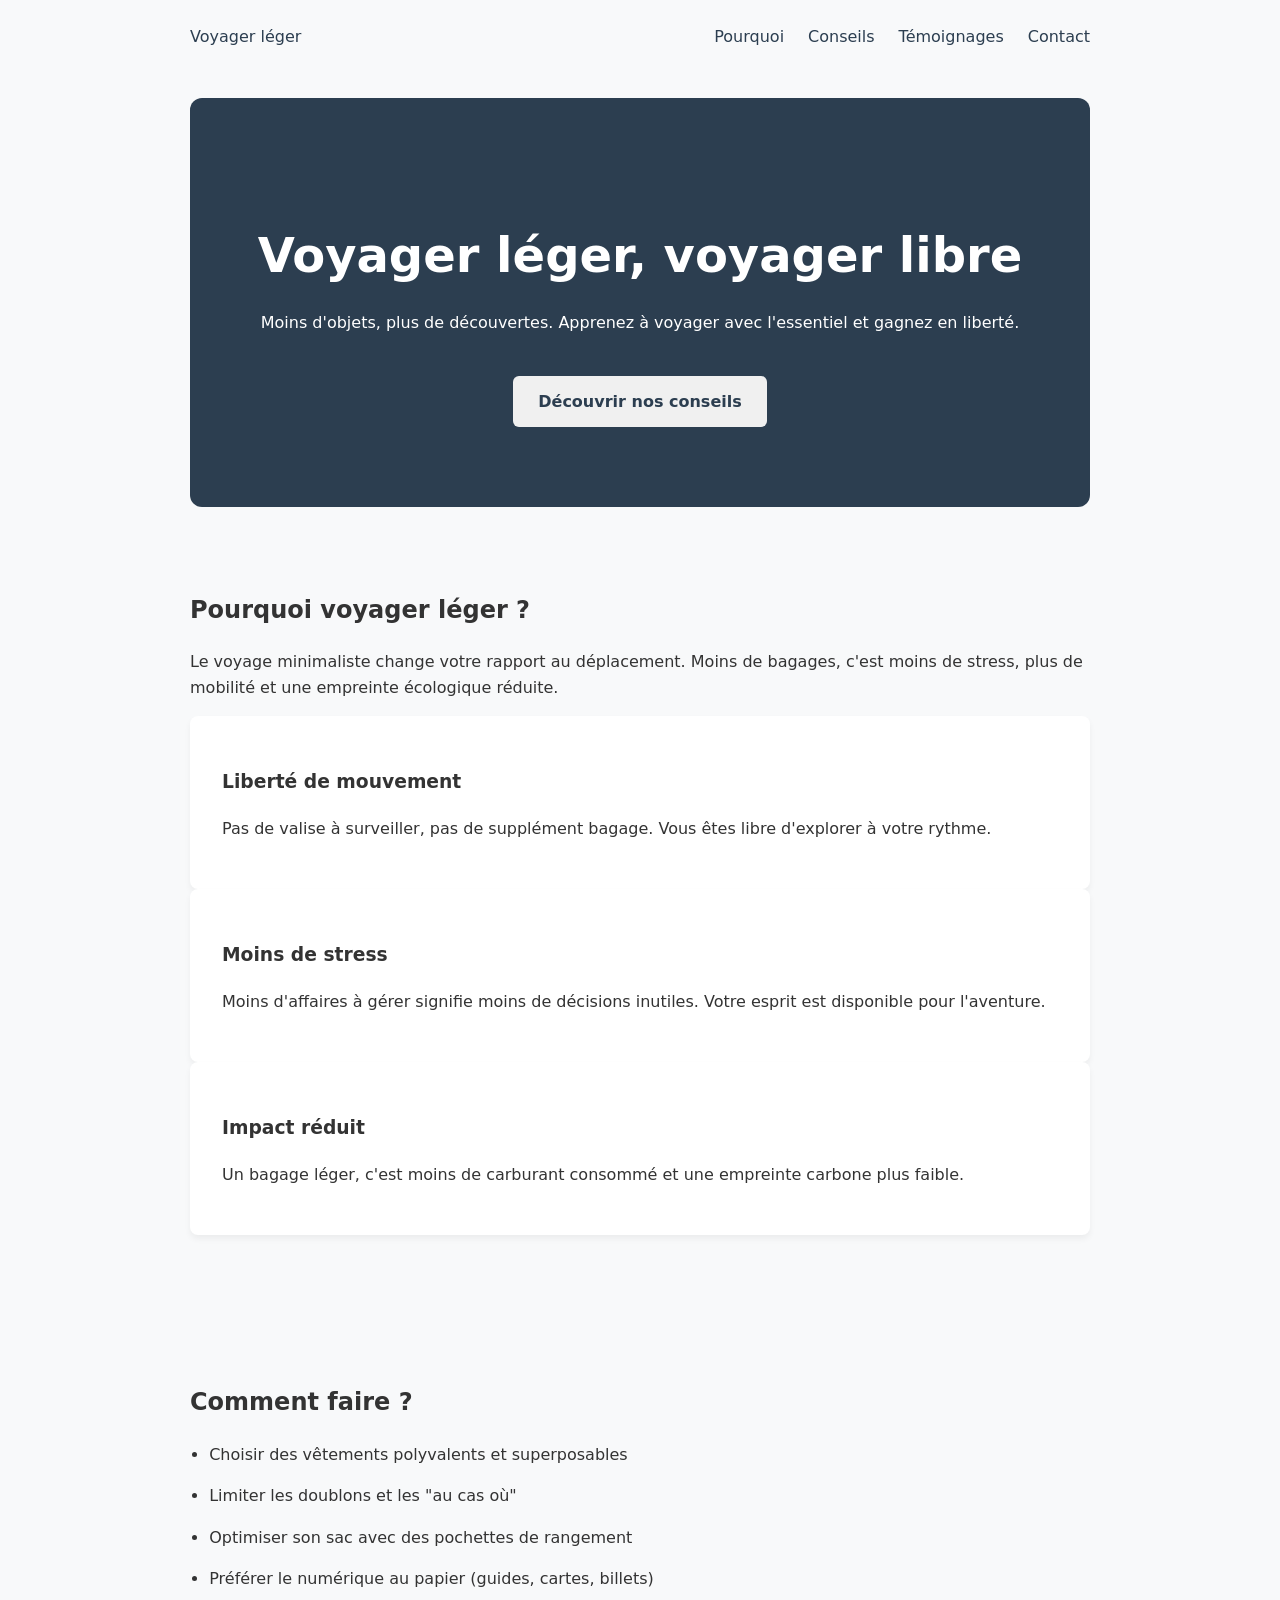
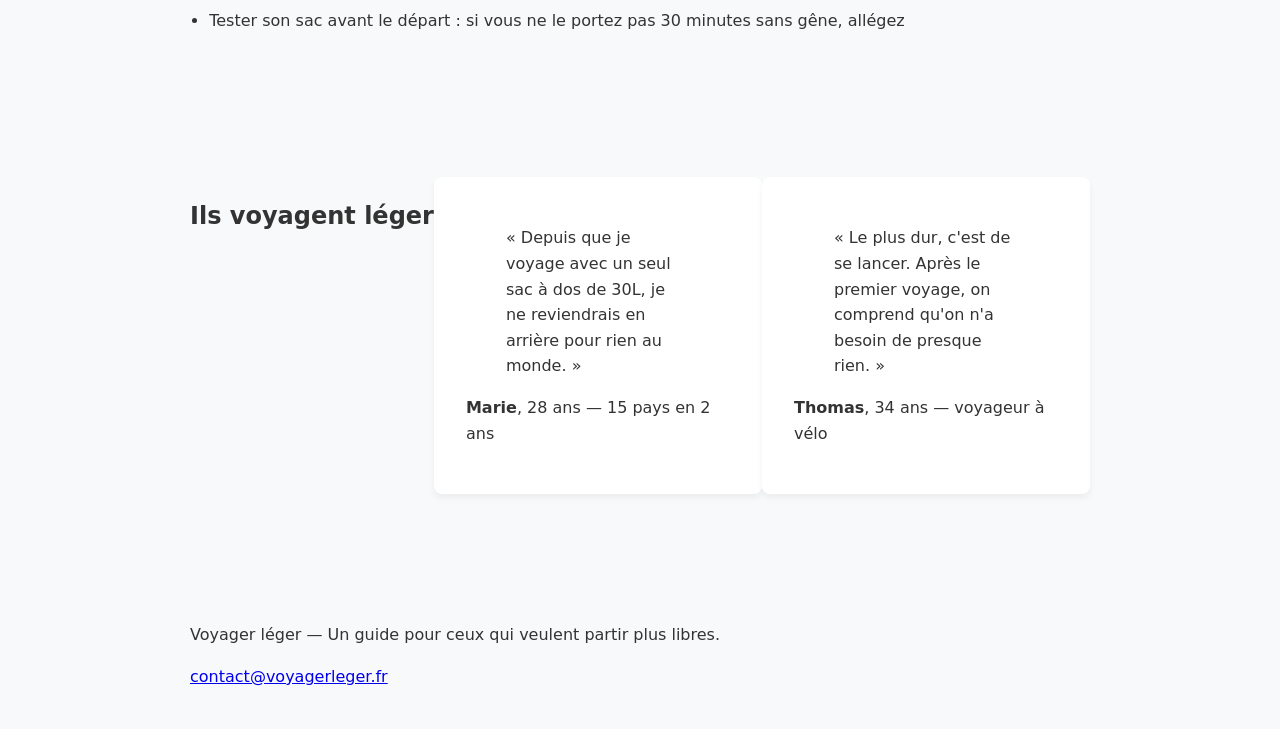
<file: TD2/index.html>
<!DOCTYPE html>
<html lang="fr">
<head>
  <meta charset="UTF-8">
  <meta name="viewport" content="width=device-width, initial-scale=1.0">
  <title>Voyager léger — Guide du voyage minimaliste</title>
  <link rel="stylesheet" href="style.css">
</head>
<body>

  <header>
    <nav>
      <a href="#" class="logo">Voyager léger</a>
      <ul>
        <li><a href="#pourquoi">Pourquoi</a></li>
        <li><a href="#conseils">Conseils</a></li>
        <li><a href="#temoignages">Témoignages</a></li>
        <li><a href="#contact">Contact</a></li>
      </ul>
    </nav>
  </header>

  <main>

    <section class="hero">
      <h1>Voyager léger, voyager libre</h1>
      <p>Moins d'objets, plus de découvertes. Apprenez à voyager avec l'essentiel et gagnez en liberté.</p>
      <a href="#conseils">Découvrir nos conseils</a>
    </section>

    <section id="pourquoi">
      <h2>Pourquoi voyager léger ?</h2>
      <p>Le voyage minimaliste change votre rapport au déplacement. Moins de bagages, c'est moins de stress, plus de mobilité et une empreinte écologique réduite.</p>

      <article>
        <h3>Liberté de mouvement</h3>
        <p>Pas de valise à surveiller, pas de supplément bagage. Vous êtes libre d'explorer à votre rythme.</p>
      </article>

      <article>
        <h3>Moins de stress</h3>
        <p>Moins d'affaires à gérer signifie moins de décisions inutiles. Votre esprit est disponible pour l'aventure.</p>
      </article>

      <article>
        <h3>Impact réduit</h3>
        <p>Un bagage léger, c'est moins de carburant consommé et une empreinte carbone plus faible.</p>
      </article>
    </section>

    <section id="conseils">
      <h2>Comment faire ?</h2>
      <ul>
        <li>Choisir des vêtements polyvalents et superposables</li>
        <li>Limiter les doublons et les "au cas où"</li>
        <li>Optimiser son sac avec des pochettes de rangement</li>
        <li>Préférer le numérique au papier (guides, cartes, billets)</li>
        <li>Tester son sac avant le départ : si vous ne le portez pas 30 minutes sans gêne, allégez</li>
      </ul>
    </section>

    <section id="temoignages">
      <h2>Ils voyagent léger</h2>

      <article>
        <blockquote>
          <p>« Depuis que je voyage avec un seul sac à dos de 30L, je ne reviendrais en arrière pour rien au monde. »</p>
        </blockquote>
        <p><strong>Marie</strong>, 28 ans — 15 pays en 2 ans</p>
      </article>

      <article>
        <blockquote>
          <p>« Le plus dur, c'est de se lancer. Après le premier voyage, on comprend qu'on n'a besoin de presque rien. »</p>
        </blockquote>
        <p><strong>Thomas</strong>, 34 ans — voyageur à vélo</p>
      </article>
    </section>

  </main>

  <footer id="contact">
    <p>Voyager léger — Un guide pour ceux qui veulent partir plus libres.</p>
    <p><a href="mailto:contact@voyagerleger.fr">contact@voyagerleger.fr</a></p>
  </footer>

</body>
</html>
</file>
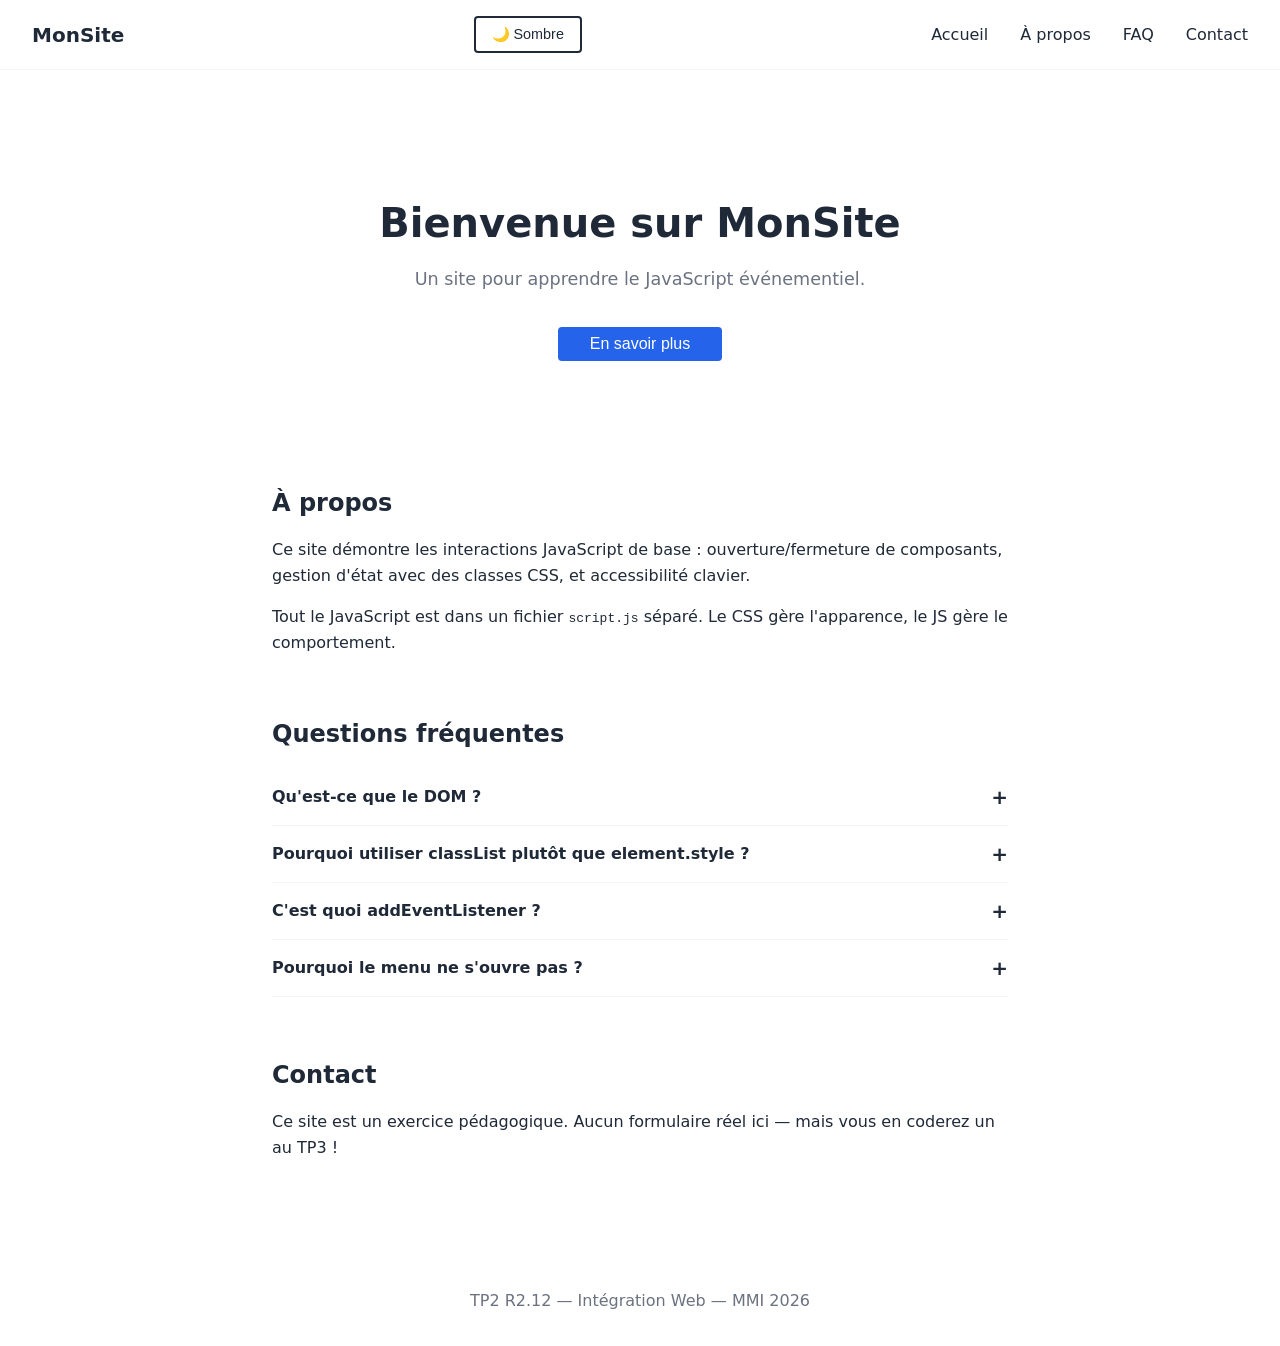
<file: TP2/index.html>
<!DOCTYPE html>
<html lang="fr">
<head>
  <meta charset="UTF-8">
  <meta name="viewport" content="width=device-width, initial-scale=1.0">
  <title>TP2 — JavaScript événementiel</title>
  <style>
    /* ================================
       VARIABLES
       ================================ */
    :root {
      --color-primary: #2563eb;
      --color-text: #1f2937;
      --color-text-light: #6b7280;
      --color-bg: #ffffff;
      --color-bg-alt: #f3f4f6;
      --color-overlay: rgba(0, 0, 0, 0.5);
      --font-base: system-ui, -apple-system, sans-serif;
      --space-sm: 0.5rem;
      --space-md: 1rem;
      --space-lg: 2rem;
      --space-xl: 4rem;
    }

    /* ================================
       THÈME SOMBRE (bonus)
       ================================ */
    .dark {
      --color-primary: #60a5fa;
      --color-text: #e5e7eb;
      --color-text-light: #9ca3af;
      --color-bg: #111827;
      --color-bg-alt: #1f2937;
      --color-overlay: rgba(0, 0, 0, 0.7);
    }

    /* ================================
       BASE
       ================================ */
    *, *::before, *::after {
      box-sizing: border-box;
    }

    body {
      font-family: var(--font-base);
      line-height: 1.6;
      color: var(--color-text);
      background-color: var(--color-bg);
      margin: 0;
      transition: background-color 0.3s, color 0.3s;
    }

    h1, h2, h3 { line-height: 1.2; }

    a {
      color: var(--color-primary);
      text-decoration: none;
    }

    a:hover { text-decoration: underline; }

    /* ================================
       HEADER + NAVIGATION
       ================================ */
    header {
      display: flex;
      justify-content: space-between;
      align-items: center;
      padding: var(--space-md) var(--space-lg);
      border-bottom: 1px solid var(--color-bg-alt);
    }

    .logo {
      font-weight: bold;
      font-size: 1.25rem;
      color: var(--color-text);
      text-decoration: none;
    }

    .header-right {
      display: flex;
      align-items: center;
      gap: var(--space-md);
    }

    /* Bouton menu burger */
    .menu-btn {
      display: none;
      background: none;
      border: 2px solid var(--color-text);
      border-radius: 0.25rem;
      color: var(--color-text);
      font-size: 1.25rem;
      padding: var(--space-sm);
      cursor: pointer;
      line-height: 1;
    }

    /* Bouton thème */
    #theme-toggle {
      background: none;
      border: 2px solid var(--color-text);
      border-radius: 0.25rem;
      color: var(--color-text);
      padding: var(--space-sm) var(--space-md);
      cursor: pointer;
      font-size: 0.9rem;
    }

    /* Navigation */
    .menu ul {
      display: flex;
      gap: var(--space-lg);
      list-style: none;
      padding: 0;
      margin: 0;
    }

    .menu a {
      color: var(--color-text);
      font-weight: 500;
    }

    /* Mobile : menu caché par défaut */
    @media (max-width: 640px) {
      .menu-btn {
        display: block;
      }

      .menu {
        display: none;
        position: absolute;
        top: 100%;
        left: 0;
        right: 0;
        background: var(--color-bg);
        border-bottom: 1px solid var(--color-bg-alt);
        padding: var(--space-md) var(--space-lg);
        z-index: 10;
      }

      .menu.is-open {
        display: block;
      }

      .menu ul {
        flex-direction: column;
        gap: var(--space-md);
      }

      header {
        position: relative;
      }
    }

    /* ================================
       MAIN
       ================================ */
    main {
      max-width: 800px;
      margin: 0 auto;
      padding: var(--space-lg);
    }

    section {
      margin-bottom: var(--space-xl);
    }

    /* ================================
       HERO
       ================================ */
    .hero {
      text-align: center;
      padding: var(--space-xl) 0;
    }

    .hero h1 {
      font-size: 2.5rem;
      margin-bottom: var(--space-sm);
    }

    .hero p {
      color: var(--color-text-light);
      font-size: 1.1rem;
    }

    /* ================================
       BOUTON MODALE
       ================================ */
    .modal-open {
      background-color: var(--color-primary);
      color: white;
      border: none;
      padding: var(--space-sm) var(--space-lg);
      border-radius: 0.25rem;
      font-size: 1rem;
      cursor: pointer;
      margin-top: var(--space-md);
    }

    .modal-open:hover {
      opacity: 0.9;
    }

    /* ================================
       MODALE
       ================================ */
    .modal {
      display: none;
      position: fixed;
      top: 0;
      left: 0;
      width: 100%;
      height: 100%;
      background: var(--color-overlay);
      z-index: 100;
      justify-content: center;
      align-items: center;
    }

    .modal.is-visible {
      display: flex;
    }

    .modal-content {
      background: var(--color-bg);
      border-radius: 0.5rem;
      padding: var(--space-lg);
      max-width: 500px;
      width: 90%;
      position: relative;
    }

    .modal-content h2 {
      margin-top: 0;
    }

    .modal-close {
      position: absolute;
      top: var(--space-md);
      right: var(--space-md);
      background: none;
      border: none;
      font-size: 1.5rem;
      cursor: pointer;
      color: var(--color-text);
      line-height: 1;
    }

    /* ================================
       ACCORDÉON FAQ
       ================================ */
    .faq-item {
      border-bottom: 1px solid var(--color-bg-alt);
    }

    .faq-question {
      width: 100%;
      background: none;
      border: none;
      text-align: left;
      padding: var(--space-md) 0;
      font-size: 1rem;
      font-weight: 600;
      color: var(--color-text);
      cursor: pointer;
      display: flex;
      justify-content: space-between;
      align-items: center;
      font-family: var(--font-base);
    }

    .faq-question::after {
      content: '+';
      font-size: 1.25rem;
      transition: transform 0.2s;
    }

    .faq-answer {
      display: none;
      padding: 0 0 var(--space-md) 0;
      color: var(--color-text-light);
    }

    .faq-answer.is-visible {
      display: block;
    }

    /* ================================
       FOCUS VISIBLE
       ================================ */
    :focus-visible {
      outline: 2px solid var(--color-primary);
      outline-offset: 2px;
    }
  </style>
</head>
<body>

  <!-- ================================
       HEADER + NAVIGATION
       ================================ -->
  <header>
    <a href="#" class="logo">MonSite</a>
    <div class="header-right">
      <button id="theme-toggle">🌙 Sombre</button>
      <button class="menu-btn" aria-expanded="false">☰</button>
    </div>
    <nav class="menu">
      <ul>
        <li><a href="#accueil">Accueil</a></li>
        <li><a href="#apropos">À propos</a></li>
        <li><a href="#faq">FAQ</a></li>
        <li><a href="#contact">Contact</a></li>
      </ul>
    </nav>
  </header>

  <main>

    <!-- ================================
         HERO + BOUTON MODALE
         ================================ -->
    <section id="accueil" class="hero">
      <h1>Bienvenue sur MonSite</h1>
      <p>Un site pour apprendre le JavaScript événementiel.</p>
      <button class="modal-open">En savoir plus</button>
    </section>

    <!-- ================================
         MODALE
         ================================ -->
    <div class="modal" aria-hidden="true">
      <div class="modal-content">
        <button class="modal-close">✕</button>
        <h2>À propos de ce site</h2>
        <p>Ce site est un exercice du TP2 R2.12. Il sert de support pour apprendre à manipuler le DOM avec JavaScript.</p>
        <p>Vous allez coder le menu burger, cette modale, et l'accordéon FAQ en JavaScript pur.</p>
      </div>
    </div>

    <!-- ================================
         SECTION À PROPOS
         ================================ -->
    <section id="apropos">
      <h2>À propos</h2>
      <p>Ce site démontre les interactions JavaScript de base : ouverture/fermeture de composants, gestion d'état avec des classes CSS, et accessibilité clavier.</p>
      <p>Tout le JavaScript est dans un fichier <code>script.js</code> séparé. Le CSS gère l'apparence, le JS gère le comportement.</p>
    </section>

    <!-- ================================
         ACCORDÉON FAQ
         ================================ -->
    <section id="faq">
      <h2>Questions fréquentes</h2>

      <div class="faq-item">
        <button class="faq-question">Qu'est-ce que le DOM ?</button>
        <div class="faq-answer">
          <p>Le DOM (Document Object Model) est la représentation de la page Web en mémoire. JavaScript peut le lire et le modifier pour créer des interactions.</p>
        </div>
      </div>

      <div class="faq-item">
        <button class="faq-question">Pourquoi utiliser classList plutôt que element.style ?</button>
        <div class="faq-answer">
          <p>Parce que le JavaScript gère le comportement et le CSS gère l'apparence. En utilisant classList, on garde chaque responsabilité à sa place.</p>
        </div>
      </div>

      <div class="faq-item">
        <button class="faq-question">C'est quoi addEventListener ?</button>
        <div class="faq-answer">
          <p>C'est la méthode qui permet de dire au navigateur : "quand tel événement arrive sur cet élément, exécute ce code". C'est le cœur du JavaScript événementiel.</p>
        </div>
      </div>

      <div class="faq-item">
        <button class="faq-question">Pourquoi le menu ne s'ouvre pas ?</button>
        <div class="faq-answer">
          <p>Probablement parce que le fichier script.js n'est pas encore lié, ou parce que le JavaScript n'est pas encore écrit. C'est votre mission !</p>
        </div>
      </div>
    </section>

    <!-- ================================
         CONTACT
         ================================ -->
    <section id="contact">
      <h2>Contact</h2>
      <p>Ce site est un exercice pédagogique. Aucun formulaire réel ici — mais vous en coderez un au TP3 !</p>
    </section>

  </main>

  <footer>
    <p style="text-align: center; padding: 1rem; color: var(--color-text-light);">TP2 R2.12 — Intégration Web — MMI 2026</p>
  </footer>

  <!-- ================================
       JAVASCRIPT : à vous de jouer !
       Créez un fichier script.js et liez-le ici.
       ================================ -->
  <script src="script.js"></script>

</body>
</html>
</file>
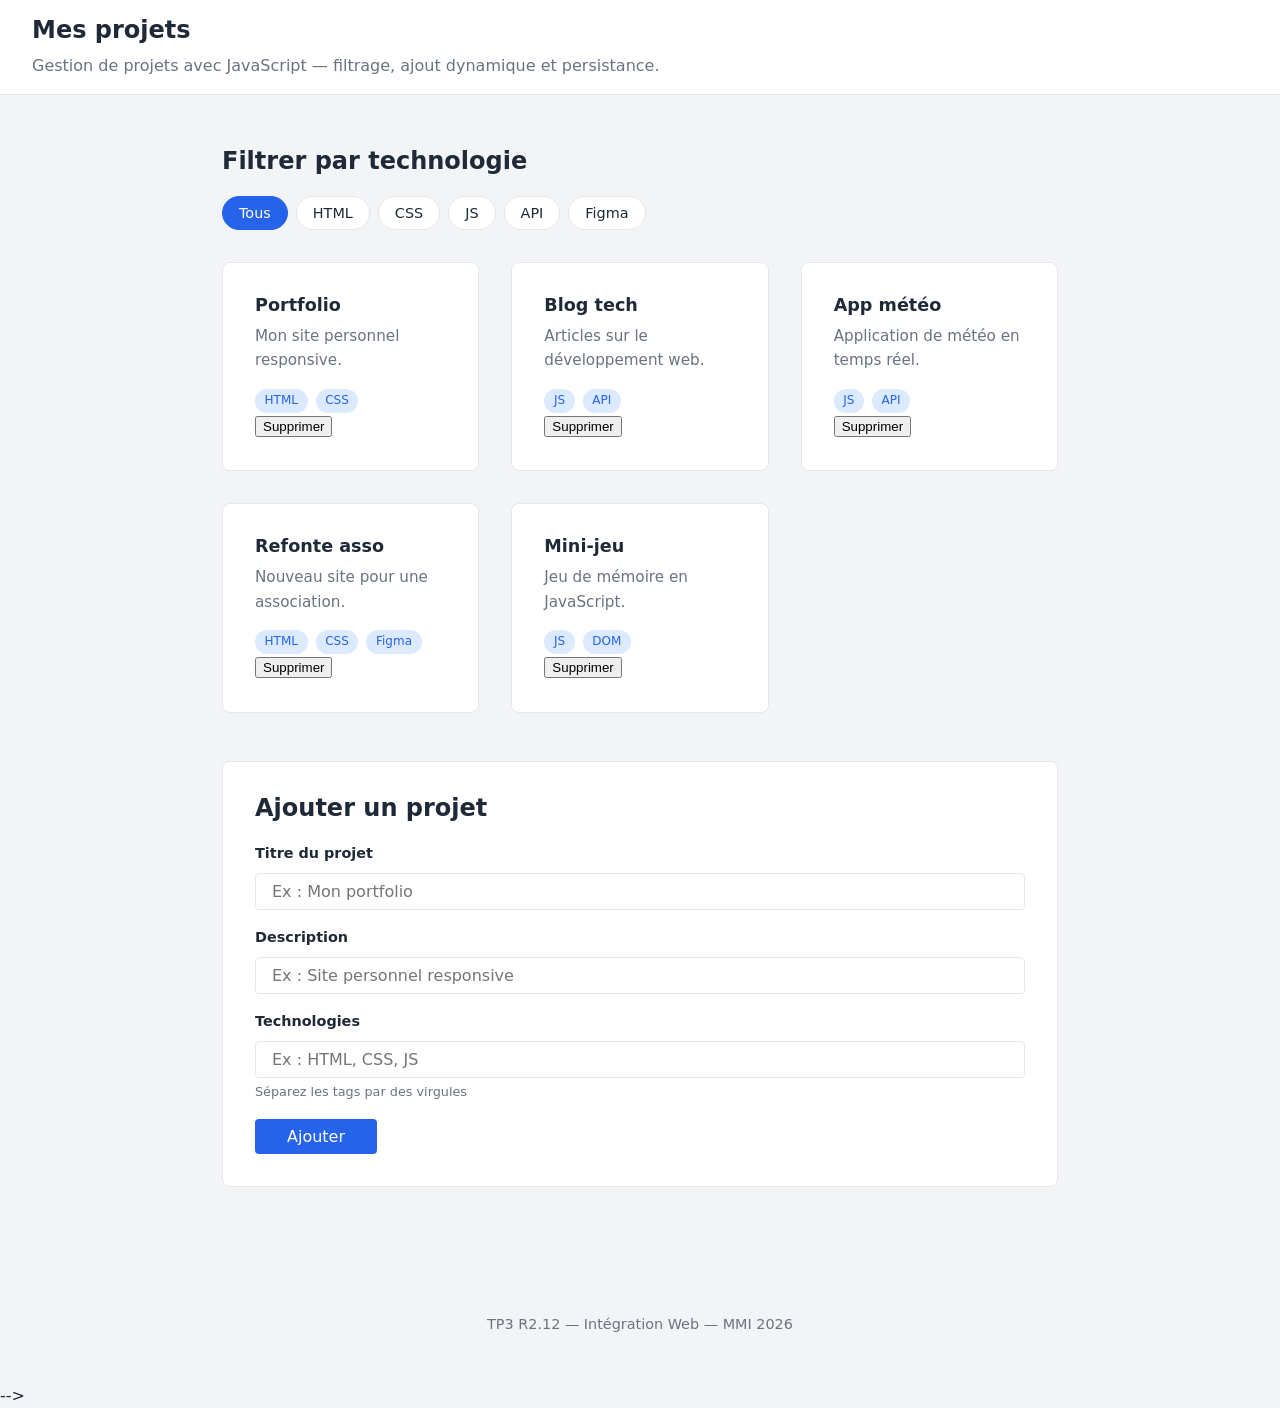
<file: TP3/index.html>
<!DOCTYPE html>
<html lang="fr">
<head>
  <meta charset="UTF-8">
  <meta name="viewport" content="width=device-width, initial-scale=1.0">
  <title>TP3 — JavaScript + données</title>
  <style>
    /* ================================
       VARIABLES
       ================================ */
    :root {
      --color-primary: #2563eb;
      --color-primary-light: #dbeafe;
      --color-text: #1f2937;
      --color-text-light: #6b7280;
      --color-bg: #ffffff;
      --color-bg-alt: #f3f4f6;
      --color-border: #e5e7eb;
      --color-error: #dc2626;
      --color-success: #059669;
      --font-base: system-ui, -apple-system, sans-serif;
      --space-sm: 0.5rem;
      --space-md: 1rem;
      --space-lg: 2rem;
      --space-xl: 3rem;
      --radius: 0.5rem;
    }

    /* ================================
       BASE
       ================================ */
    *, *::before, *::after {
      box-sizing: border-box;
    }

    body {
      font-family: var(--font-base);
      line-height: 1.6;
      color: var(--color-text);
      background-color: var(--color-bg-alt);
      margin: 0;
    }

    h1, h2, h3 { line-height: 1.2; }

    /* ================================
       LAYOUT
       ================================ */
    header {
      background: var(--color-bg);
      border-bottom: 1px solid var(--color-border);
      padding: var(--space-md) var(--space-lg);
    }

    header h1 {
      margin: 0;
      font-size: 1.5rem;
    }

    header p {
      margin: var(--space-sm) 0 0;
      color: var(--color-text-light);
    }

    main {
      max-width: 900px;
      margin: 0 auto;
      padding: var(--space-lg);
    }

    section {
      margin-bottom: var(--space-xl);
    }

    /* ================================
       FILTRES
       ================================ */
    .filtres {
      display: flex;
      flex-wrap: wrap;
      gap: var(--space-sm);
      margin-bottom: var(--space-lg);
    }

    .filtre {
      background: var(--color-bg);
      border: 1px solid var(--color-border);
      border-radius: 2rem;
      padding: var(--space-sm) var(--space-md);
      font-size: 0.9rem;
      cursor: pointer;
      color: var(--color-text);
      font-family: var(--font-base);
      transition: background-color 0.2s, border-color 0.2s;
    }

    .filtre:hover {
      border-color: var(--color-primary);
    }

    .filtre.active {
      background-color: var(--color-primary);
      color: white;
      border-color: var(--color-primary);
    }

    /* ================================
       GRILLE DE PROJETS
       ================================ */
    #projets-liste {
      display: grid;
      grid-template-columns: repeat(auto-fit, minmax(250px, 1fr));
      gap: var(--space-lg);
      min-height: 100px;
    }

    /* Style des cartes (générées en JS) */
    .carte {
      background: var(--color-bg);
      border: 1px solid var(--color-border);
      border-radius: var(--radius);
      padding: var(--space-lg);
      transition: transform 0.2s, box-shadow 0.2s;
    }

    .carte:hover {
      transform: translateY(-2px);
      box-shadow: 0 4px 12px rgba(0, 0, 0, 0.08);
    }

    .carte h3 {
      margin: 0 0 var(--space-sm);
      font-size: 1.1rem;
    }

    .carte p {
      margin: 0 0 var(--space-md);
      color: var(--color-text-light);
      font-size: 0.95rem;
    }

    .tags {
      display: flex;
      flex-wrap: wrap;
      gap: var(--space-sm);
    }

    .tag {
      display: inline-block;
      font-size: 0.75rem;
      background: var(--color-primary-light);
      color: var(--color-primary);
      padding: 0.15rem 0.6rem;
      border-radius: 1rem;
      font-weight: 500;
    }

    /* ================================
       MESSAGES D'ÉTAT
       ================================ */
    .loading {
      text-align: center;
      color: var(--color-text-light);
      padding: var(--space-xl);
      grid-column: 1 / -1;
    }

    .error {
      text-align: center;
      color: var(--color-error);
      padding: var(--space-xl);
      grid-column: 1 / -1;
    }

    .vide {
      text-align: center;
      color: var(--color-text-light);
      padding: var(--space-xl);
      grid-column: 1 / -1;
    }

    /* ================================
       FORMULAIRE D'AJOUT
       ================================ */
    #form-ajout {
      background: var(--color-bg);
      border: 1px solid var(--color-border);
      border-radius: var(--radius);
      padding: var(--space-lg);
    }

    #form-ajout h2 {
      margin-top: 0;
    }

    .form-group {
      margin-bottom: var(--space-md);
    }

    .form-group label {
      display: block;
      font-weight: 600;
      margin-bottom: var(--space-sm);
      font-size: 0.9rem;
    }

    .form-group input {
      width: 100%;
      padding: var(--space-sm) var(--space-md);
      border: 1px solid var(--color-border);
      border-radius: 0.25rem;
      font-size: 1rem;
      font-family: var(--font-base);
      color: var(--color-text);
      background: var(--color-bg);
    }

    .form-group input:focus {
      outline: 2px solid var(--color-primary);
      outline-offset: 1px;
      border-color: var(--color-primary);
    }

    .form-group small {
      display: block;
      margin-top: 0.25rem;
      color: var(--color-text-light);
      font-size: 0.8rem;
    }

    #form-ajout button[type="submit"] {
      background-color: var(--color-primary);
      color: white;
      border: none;
      padding: var(--space-sm) var(--space-lg);
      border-radius: 0.25rem;
      font-size: 1rem;
      cursor: pointer;
      font-family: var(--font-base);
    }

    #form-ajout button[type="submit"]:hover {
      opacity: 0.9;
    }

    /* ================================
       COMPTEUR
       ================================ */
    .compteur {
      text-align: right;
      color: var(--color-text-light);
      font-size: 0.9rem;
      margin-bottom: var(--space-sm);
    }

    /* ================================
       FOOTER
       ================================ */
    footer {
      text-align: center;
      padding: var(--space-lg);
      color: var(--color-text-light);
      font-size: 0.9rem;
    }

    /* ================================
       FOCUS VISIBLE
       ================================ */
    :focus-visible {
      outline: 2px solid var(--color-primary);
      outline-offset: 2px;
    }

    /* ================================
       RESPONSIVE
       ================================ */
    @media (max-width: 600px) {
      main {
        padding: var(--space-md);
      }

      #projets-liste {
        grid-template-columns: 1fr;
      }
    }
  </style>
</head>
<body>

  <!-- ================================
       HEADER
       ================================ -->
  <header>
    <h1>Mes projets</h1>
    <p>Gestion de projets avec JavaScript — filtrage, ajout dynamique et persistance.</p>
  </header>

  <main>

    <!-- ================================
         FILTRES
         ================================ -->
    <section>
      <h2>Filtrer par technologie</h2>
      <div class="filtres">
        <button class="filtre active" data-tag="tous">Tous</button>
        <button class="filtre" data-tag="HTML">HTML</button>
        <button class="filtre" data-tag="CSS">CSS</button>
        <button class="filtre" data-tag="JS">JS</button>
        <button class="filtre" data-tag="API">API</button>
        <button class="filtre" data-tag="Figma">Figma</button>
      </div>

      <!-- Compteur de résultats -->
      <p class="compteur" aria-live="polite"></p>

      <!-- Conteneur des cartes (généré en JS) -->
      <div id="projets-liste">
        <p class="vide">Chargement des projets...</p>
      </div>
    </section>

    <!-- ================================
         FORMULAIRE D'AJOUT
         ================================ -->
    <section>
      <form id="form-ajout">
        <h2>Ajouter un projet</h2>

        <div class="form-group">
          <label for="input-titre">Titre du projet</label>
          <input type="text" id="input-titre" placeholder="Ex : Mon portfolio" required>
        </div>

        <div class="form-group">
          <label for="input-desc">Description</label>
          <input type="text" id="input-desc" placeholder="Ex : Site personnel responsive" required>
        </div>

        <div class="form-group">
          <label for="input-tags">Technologies</label>
          <input type="text" id="input-tags" placeholder="Ex : HTML, CSS, JS">
          <small>Séparez les tags par des virgules</small>
        </div>

        <button type="submit">Ajouter</button>
      </form>
    </section>

  </main>

  <footer>
    <p>TP3 R2.12 — Intégration Web — MMI 2026</p>
  </footer>

  <!-- ================================
       JAVASCRIPT : à vous de jouer !
       Créez un fichier script.js et liez-le ici.
       ================================ -->
  <script src="script.js"></script> -->

</body>
</html>
</file>
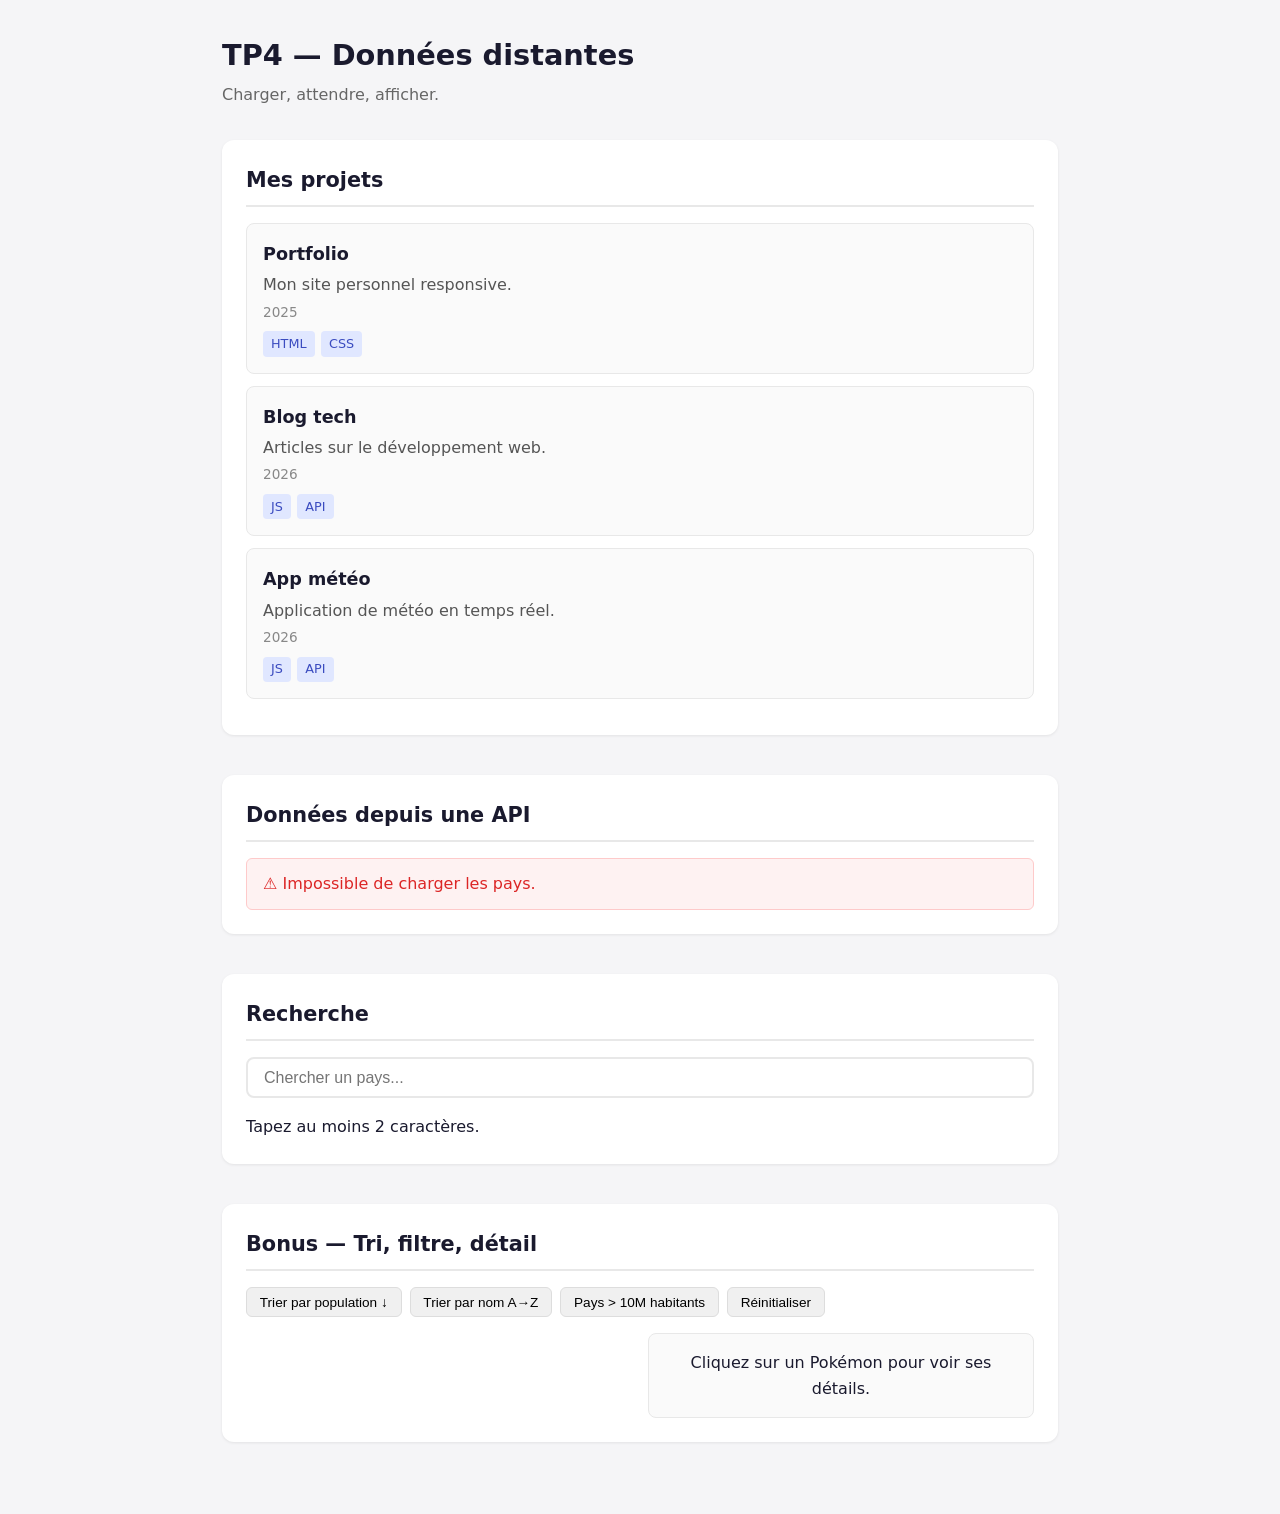
<file: TP4/index.html>
<!DOCTYPE html>
<html lang="fr">
<head>
  <meta charset="UTF-8">
  <meta name="viewport" content="width=device-width, initial-scale=1.0">
  <title>TP4 — Fetch & API</title>
  <link rel="stylesheet" href="style.css">
</head>
<body>

  <header>
    <h1>TP4 — Données distantes</h1>
    <p>Charger, attendre, afficher.</p>
  </header>

  <main>

    <!-- ============================================
         TEMPS 1 — JSON local
         Exercices 1.1 à 1.3
         ============================================ -->
    <section id="section-projets">
      <h2>Mes projets</h2>
      <div id="projets-liste" aria-live="polite">
        <p>Les projets s'afficheront ici.</p>
      </div>
    </section>

    <!-- ============================================
         TEMPS 2 — API distante
         Exercices 2.1 à 2.3
         ============================================ -->
    <section id="section-api">
      <h2>Données depuis une API</h2>
      <div id="api-liste" aria-live="polite">
        <p>Les données de l'API s'afficheront ici.</p>
      </div>
    </section>

    <!-- ============================================
         TEMPS 3 — Recherche + API
         Exercices 3.1 et 3.2
         ============================================ -->
    <section id="section-recherche">
      <h2>Recherche</h2>
      <input type="search" id="recherche" placeholder="Chercher un pays...">
      <div id="recherche-resultats" aria-live="polite">
        <p>Tapez au moins 2 caractères.</p>
      </div>
    </section>

    <!-- ============================================
         TEMPS 4 — Aller plus loin (bonus)
         Exercices 4.1 à 4.3
         ============================================ -->
    <section id="section-bonus">
      <h2>Bonus — Tri, filtre, détail</h2>

      <!-- 4.1 — Contrôles de tri/filtre -->
      <div id="controles">
        <button id="tri-pop">Trier par population ↓</button>
        <button id="tri-nom">Trier par nom A→Z</button>
        <button id="filtre-grand">Pays > 10M habitants</button>
        <button id="reinitialiser">Réinitialiser</button>
      </div>

      <!-- 4.2 — Liste + Détail Pokémon -->
      <div id="pokemon">
        <div id="liste-pokemon"></div>
        <div id="detail-pokemon">
          <p>Cliquez sur un Pokémon pour voir ses détails.</p>
        </div>
      </div>
    </section>

  </main>

  <script src="script.js"></script>
</body>
</html>
</file>
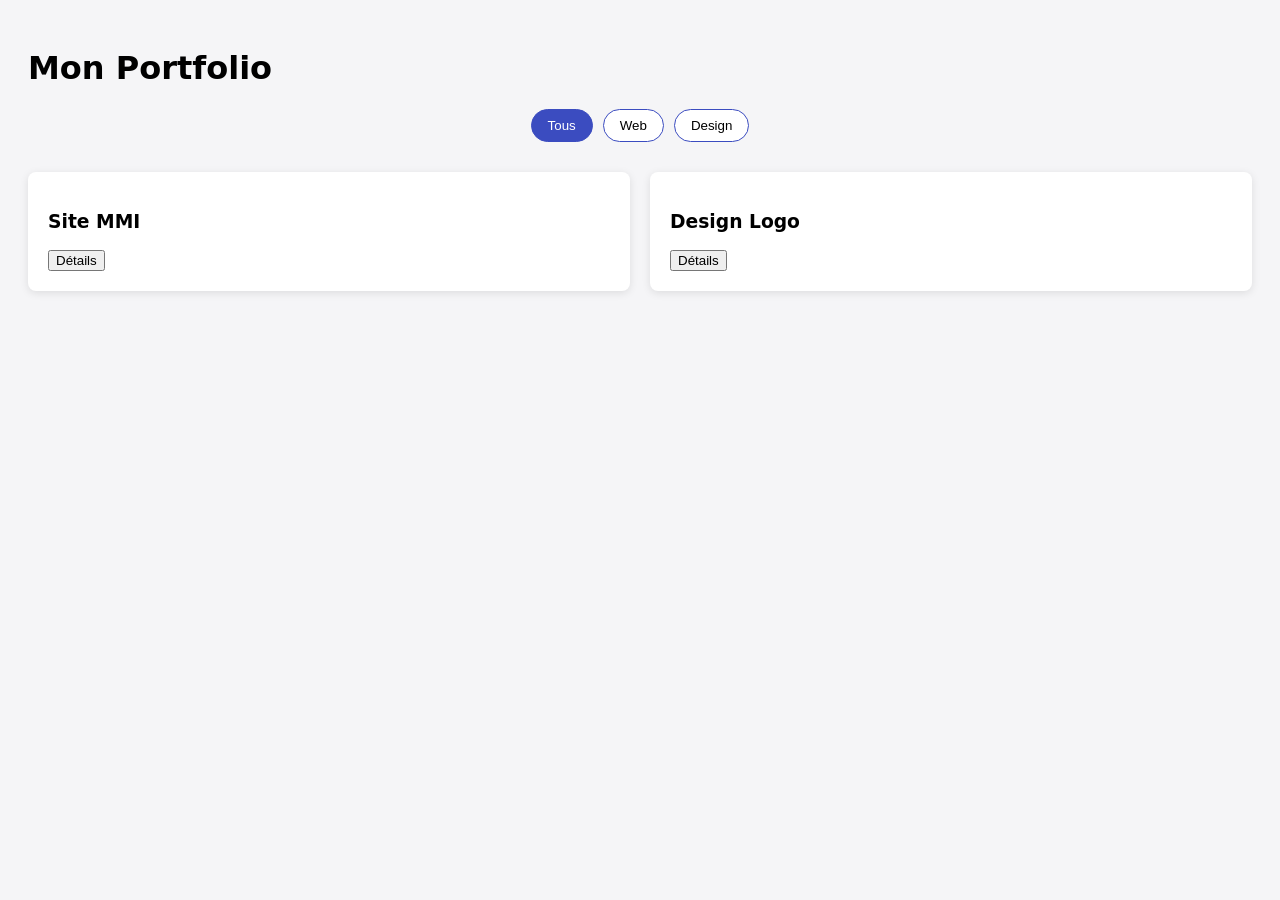
<file: TP5/index.html>
<!DOCTYPE html>
<html lang="fr">
<head>
  <meta charset="UTF-8">
  <meta name="viewport" content="width=device-width, initial-scale=1.0">
  <title>Portfolio Express</title>
  <link rel="stylesheet" href="style.css">
</head>
<body>

  <header>
    <h1>Mon Portfolio</h1>
    <nav>
      <div class="filters">
        <button class="filter-btn active" data-filter="all">Tous</button>
        <button class="filter-btn" data-filter="web">Web</button>
        <button class="filter-btn" data-filter="design">Design</button>
      </div>
    </nav>
  </header>

  <main>
    <div class="projects-grid">
      <!-- Injecté par JS -->
    </div>
  </main>

  <!-- MODALE -->
  <div id="modale" class="modale-overlay" aria-hidden="true">
    <div class="modale-contenu" role="dialog">
      <button class="close-btn" onclick="fermer()">×</button>
      <div id="modale-body"></div>
    </div>
  </div>

  <script src="script.js"></script>
</body>
</html>
</file>
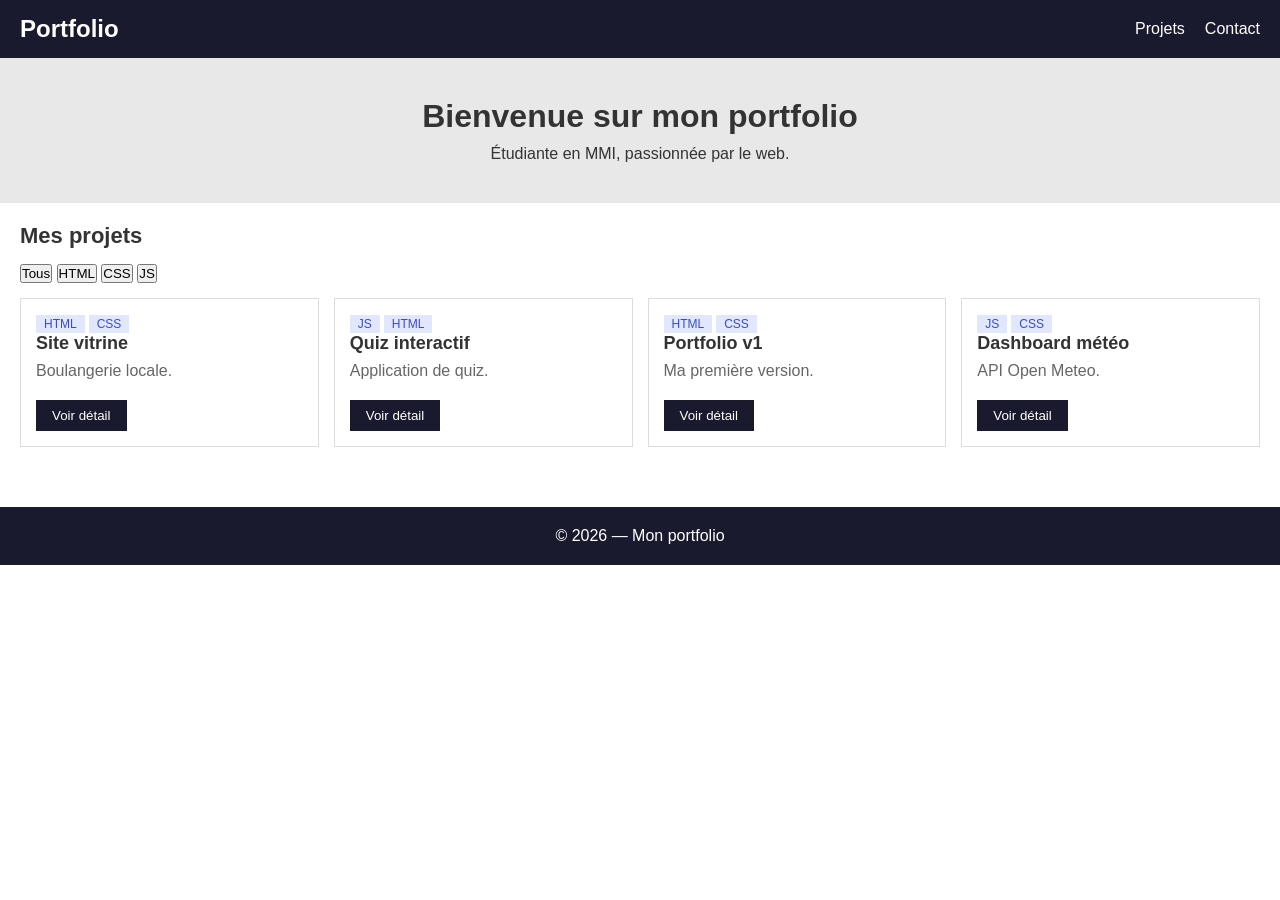
<file: TP5/page-cassee.html>
<!DOCTYPE html>
<html>
<head>
  <meta charset="UTF-8">
  <title>Mon super site</title>
  <style>
    /* ============================
       PROBLÈMES CSS À TROUVER :
       - styles dans le HTML (pas de fichier externe)
       - !important
       - sélecteurs trop spécifiques
       - hauteurs fixes
       - pas de variables CSS
       - pas de responsive
       - pas de transitions
       ============================ */

    * { margin: 0; padding: 0; box-sizing: border-box; }
    :root {
      --main-blue: #1a1a2e;
      --bg-intro: #e8e8e8;
      --tag-bg: #e0e7ff;
    }
    body {
      font-family: Arial;
      color: #333;
    }

    .header {
      background: #1a1a2e;
      color: white;
      padding: 15px 20px;
      display: flex;
      justify-content: space-between;
      align-items: center;
    }

    .header .titre {
      font-size: 24px;
      font-weight: bold;
    }

    .header .nav ul {
      display: flex;
      list-style: none;
      gap: 20px;
    }

    .header .nav ul li a {
      color: white;
      text-decoration: none;
    }

    .intro {
     padding: 40px 20px;
     text-align: center;
     background: var(--bg-intro);
    }

    .intro-titre {
     font-size: 32px;
     font-weight: bold;
     margin-bottom: 10px;
    }

    .projets-section {
      padding: 20px;
    }

    .projets-section .section-titre {
      font-size: 22px;
      font-weight: bold;
      margin-bottom: 15px;
    }

    .filtres-container {
      margin-bottom: 15px;
    }

    .filtres-container span {
      display: inline-block;
      padding: 5px 12px;
      margin-right: 8px;
      background: #ddd;
      cursor: pointer;
    }

    :root {
  --main-blue: #1a1a2e;
  --bg-intro: #e8e8e8;
  --tag-bg: #e0e7ff;
    }

    .grille-projets {
      display: flex;
      flex-wrap: wrap;
      gap: 15px;
    }

    .grille-projets {
      display: grid;
      grid-template-columns: repeat(auto-fit, minmax(250px, 1fr));
      gap: 15px;
    }

    .carte-projet {
     border: 1px solid #ddd;
     padding: 15px;
      background: white;
    }

    .grille-projets .carte-projet .carte-titre {
      font-size: 18px;
      font-weight: bold;
      margin-bottom: 8px;
    }

    .grille-projets .carte-projet .carte-description {
      color: #666;
      margin-bottom: 10px;
    }

    .grille-projets .carte-projet .carte-tags span {
      display: inline-block;
      padding: 2px 8px;
      background: #e0e7ff;
      color: #3b4cc0;
      font-size: 12px;
      margin-right: 4px;
    }

    .grille-projets .carte-projet .carte-bouton {
      display: inline-block;
      margin-top: 10px;
      padding: 8px 16px;
      background: #1a1a2e;
      color: white;
      border: none;
      cursor: pointer;
    }

    .modale-overlay {
      display: none;
      position: fixed;
      top: 0; left: 0; right: 0; bottom: 0;
      background: rgba(0,0,0,0.6);
      z-index: 100;
    }

    .modale-overlay .modale-contenu {
      position: absolute;
      top: 50%; left: 50%;
      transform: translate(-50%, -50%);
      background: white;
      padding: 30px;
      width: 500px;
      max-height: 80vh;
      overflow-y: auto;
    }

    .modale-overlay .modale-contenu .modale-fermer {
      position: absolute;
      top: 10px; right: 15px;
      font-size: 24px;
      cursor: pointer;
      background: none;
      border: none;
    }

    .footer {
      background: #1a1a2e;
      color: white;
      text-align: center;
      padding: 20px;
      margin-top: 40px;
    }
  </style>
</head>
<body>

  <!-- PROBLÈME : pas de balises sémantiques, tout est en div -->
  <header class="header">
    <h1 class="titre">Portfolio</h1>
    <nav class="nav">
      <ul>
        <li><a href="#projets">Projets</a></li>
        <li><a href="#contact">Contact</a></li>
      </ul>
    </nav>
  </header>

  <main>
    <section class="intro">
      <h2 class="intro-titre">Bienvenue sur mon portfolio</h2>
      <p>Étudiante en MMI, passionnée par le web.</p>
    </section>

    <section class="projets-section" id="projets">
      <h2 class="section-titre">Mes projets</h2>

      <div class="filtres-container">
        <!-- Boutons pour l'accessibilité clavier -->
        <button class="filtre actif" onclick="filtrer('tous', this)">Tous</button>
        <button class="filtre" onclick="filtrer('HTML', this)">HTML</button>
        <button class="filtre" onclick="filtrer('CSS', this)">CSS</button>
        <button class="filtre" onclick="filtrer('JS', this)">JS</button>
      </div>

      <div class="grille-projets" id="grille"></div>
    </section>
  </main>       
  
  <!-- Modale -->
  <div class="modale-overlay" id="modale" aria-hidden="true">
    <div class="modale-contenu" role="dialog">
      <button class="modale-fermer" onclick="fermerModale()">×</button>
      <div id="modale-body"></div>
    </div>
  </div>

  <footer class="footer">
    <p>© 2026 — Mon portfolio</p>
  </footer>

  <script>
    // ============================
    // PROBLÈMES JS À TROUVER :
    // - onclick inline (pas addEventListener)
    // - getElementById au lieu de querySelector
    // - element.style au lieu de classList
    // - pas de gestion clavier (Escape, Tab)
    // - pas d'attributs aria
    // - données et affichage mélangés
    // ============================

    var projets = [
      { id: 1, titre: "Site vitrine", description: "Boulangerie locale.", tags: ["HTML", "CSS"] },
      { id: 2, titre: "Quiz interactif", description: "Application de quiz.", tags: ["JS", "HTML"] },
      { id: 3, titre: "Portfolio v1", description: "Ma première version.", tags: ["HTML", "CSS"] },
      { id: 4, titre: "Dashboard météo", description: "API Open Meteo.", tags: ["JS", "CSS"] }
    ];

    const grille = document.querySelector('#grille'); // Utilisation de querySelector
    const modaleEl = document.querySelector('#modale');

    function afficherProjets(liste) {
      grille.innerHTML = '';
      liste.forEach(p => {
        const carte = document.createElement('article');
        carte.className = 'carte-projet';
        
        // On crée le HTML des tags
        const tagsHTML = p.tags.map(t => `<span>${t}</span>`).join('');

        carte.innerHTML = `
          <div class="carte-tags">${tagsHTML}</div> <!-- Affichage des tags ici -->
          <h3 class="carte-titre">${p.titre}</h3>
          <p class="carte-description">${p.description}</p>
          <button class="carte-bouton" onclick="ouvrirModale(${p.id})">Voir détail</button>
        `;
        grille.appendChild(carte);
      });
    }

    function filtrer(tag, bouton) {
      document.querySelectorAll('.filtre').forEach(f => f.classList.remove('actif'));
      bouton.classList.add('actif');

      const liste = tag === 'tous' ? projets : projets.filter(p => p.tags.includes(tag));
      afficherProjets(liste);
    }

    function ouvrirModale(id) {
      const projet = projets.find(p => p.id === id);
      document.querySelector('#modale-body').innerHTML = `<h2>${projet.titre}</h2><p>${projet.description}</p>`;
      
      // Utilisation de classList et ARIA
      modaleEl.classList.add('is-visible');
      modaleEl.setAttribute('aria-hidden', 'false');
    }

    function fermerModale() {
      modaleEl.classList.remove('is-visible');
      modaleEl.setAttribute('aria-hidden', 'true');
    }

    // GESTION CLAVIER (ESCAPE)
    window.addEventListener('keydown', (e) => {
      if (e.key === "Escape") fermerModale();
    });

    afficherProjets(projets);
  </script>
</body>
</html>
</file>
<file: TD2/style.css>
:root {
  --primary: #2c3e50;
  --accent: #3498db;
  --text: #333;
  --bg: #f8f9fa;
  --white: #ffffff;
  --gap: 1.5rem; 
}

body {
  font-family: system-ui, -apple-system, sans-serif;
  line-height: 1.6;
  color: var(--text);
  margin: 0;
  background-color: var(--bg);
}

header, main, footer {
  max-width: 900px;
  margin: 0 auto;
  padding: var(--gap);
}

section {
  padding: 4rem 0;
}

header nav {
  display: flex;
  justify-content: space-between;
  align-items: center;
  flex-wrap: wrap;
  gap: var(--gap);
}

nav ul {
  display: flex;
  gap: var(--gap);
  list-style: none;
  padding: 0;
  margin: 0;
}

nav a {
  text-decoration: none;
  color: var(--primary);
  font-weight: 500;
}

.hero {
  text-align: center;
  background: var(--primary);
  color: var(--white);
  padding: 5rem 2rem;
  border-radius: 12px;
}

.hero h1 {
  font-size: 3rem;
  margin-bottom: 1rem;
}

.hero a {
  display: inline-block;
  margin-top: 1.5rem;
  padding: 0.8rem 1.6rem;
  background-color: #f0f0f0;
  color: #2c3e50;
  border-radius: 6px;
  text-decoration: none;
  font-weight: bold;
}

.hero a:hover {
  background-color: #e0e0e0;
}

.grid-cards {
  display: flex;
  gap: var(--gap);
  flex-wrap: wrap;
}

article {
  flex: 1 1 250px;
  background: var(--white);
  padding: 2rem;
  border-radius: 8px;
  box-shadow: 0 4px 6px rgba(0,0,0,0.05);
}

#conseils ul {
  padding-left: 1.2rem;
}

#conseils li {
  margin-bottom: 1rem;
}

#temoignages {
  display: flex;
  gap:
</file>
<file: TP4/style.css>
/* ===========================
   TP4 — Styles de départ
   =========================== */

* {
  margin: 0;
  padding: 0;
  box-sizing: border-box;
}

body {
  font-family: system-ui, -apple-system, sans-serif;
  line-height: 1.6;
  color: #1a1a2e;
  background-color: #f5f5f7;
  padding: 2rem;
  max-width: 900px;
  margin: 0 auto;
}

/* --- En-tête --- */

header {
  margin-bottom: 2rem;
}

header h1 {
  font-size: 1.8rem;
  margin-bottom: 0.25rem;
}

header p {
  color: #666;
}

/* --- Sections --- */

section {
  margin-bottom: 2.5rem;
  padding: 1.5rem;
  background: white;
  border-radius: 12px;
  box-shadow: 0 1px 3px rgba(0, 0, 0, 0.08);
}

section h2 {
  font-size: 1.3rem;
  margin-bottom: 1rem;
  padding-bottom: 0.5rem;
  border-bottom: 2px solid #e8e8e8;
}

/* --- Cartes --- */

.carte {
  padding: 1rem;
  margin-bottom: 0.75rem;
  background: #fafafa;
  border: 1px solid #e8e8e8;
  border-radius: 8px;
}

.carte h3 {
  font-size: 1.1rem;
  margin-bottom: 0.25rem;
}

.carte p {
  color: #555;
  margin-bottom: 0.25rem;
}

.carte .annee {
  font-size: 0.85rem;
  color: #888;
}

/* --- Tags --- */

.tags {
  display: flex;
  gap: 0.4rem;
  flex-wrap: wrap;
  margin-top: 0.5rem;
}

.tag {
  display: inline-block;
  padding: 0.15rem 0.5rem;
  background: #e0e7ff;
  color: #3b4cc0;
  border-radius: 4px;
  font-size: 0.8rem;
  font-weight: 500;
}

/* --- États : chargement, erreur --- */

.loading {
  color: #666;
  font-style: italic;
  padding: 1rem 0;
}

.loading::before {
  content: '⏳ ';
}

.error {
  color: #dc2626;
  background: #fef2f2;
  padding: 0.75rem 1rem;
  border-radius: 6px;
  border: 1px solid #fecaca;
}

.error::before {
  content: '⚠️ ';
}

/* --- Champ de recherche --- */

input[type="search"] {
  width: 100%;
  padding: 0.6rem 1rem;
  font-size: 1rem;
  border: 2px solid #e8e8e8;
  border-radius: 8px;
  margin-bottom: 1rem;
  outline: none;
  transition: border-color 0.2s;
}

input[type="search"]:focus {
  border-color: #3b4cc0;
}

/* --- Boutons de contrôle (bonus) --- */

#controles {
  display: flex;
  gap: 0.5rem;
  flex-wrap: wrap;
  margin-bottom: 1rem;
}

#controles button {
  padding: 0.4rem 0.8rem;
  font-size: 0.85rem;
  background: #f0f0f0;
  border: 1px solid #ddd;
  border-radius: 6px;
  cursor: pointer;
  transition: background-color 0.2s;
}

#controles button:hover {
  background: #e0e7ff;
}

/* --- Pokémon liste + détail (bonus) --- */

#pokemon {
  display: grid;
  grid-template-columns: 1fr 1fr;
  gap: 1rem;
  margin-top: 1rem;
}

#liste-pokemon {
  display: flex;
  flex-direction: column;
  gap: 0.3rem;
  max-height: 400px;
  overflow-y: auto;
}

#liste-pokemon button {
  text-align: left;
  padding: 0.4rem 0.6rem;
  background: #fafafa;
  border: 1px solid #e8e8e8;
  border-radius: 4px;
  cursor: pointer;
  text-transform: capitalize;
  transition: background-color 0.2s;
}

#liste-pokemon button:hover {
  background: #e0e7ff;
}

#detail-pokemon {
  padding: 1rem;
  background: #fafafa;
  border: 1px solid #e8e8e8;
  border-radius: 8px;
  text-align: center;
}

#detail-pokemon h2 {
  text-transform: capitalize;
  border: none;
  padding: 0;
}

#detail-pokemon img {
  width: 120px;
  height: 120px;
  image-rendering: pixelated;
}
</file>
<file: TP5/style.css>
:root {
  --primary: #3b4cc0;
  --bg: #f5f5f7;
  --white: #ffffff;
}

body { font-family: system-ui, sans-serif; background: var(--bg); padding: 20px; }

/* NAV & FILTRES */
.filters { display: flex; justify-content: center; gap: 10px; margin-bottom: 30px; }
.filter-btn { padding: 8px 16px; border: 1px solid var(--primary); cursor: pointer; border-radius: 20px; background: white; }
.filter-btn.active { background: var(--primary); color: white; }

/* GRILLE */
.projects-grid {
  display: grid;
  grid-template-columns: repeat(auto-fit, minmax(250px, 1fr));
  gap: 20px;
}

.project-card {
  background: white;
  padding: 20px;
  border-radius: 8px;
  box-shadow: 0 2px 8px rgba(0,0,0,0.1);
}

/* MODALE (ÉTAT INITIAL) */
.modale-overlay {
  display: none; /* Caché par défaut */
  position: fixed;
  inset: 0;
  background: rgba(0,0,0,0.7);
  place-items: center;
}

/* INTERACTION JS : On affiche la modale via cette classe */
.modale-overlay.is-visible {
  display: grid;
}

.modale-contenu {
  background: white;
  padding: 30px;
  border-radius: 12px;
  position: relative;
}

/* ACCESSIBILITÉ */
*:focus-visible { outline: 3px solid var(--primary); }
</file>
